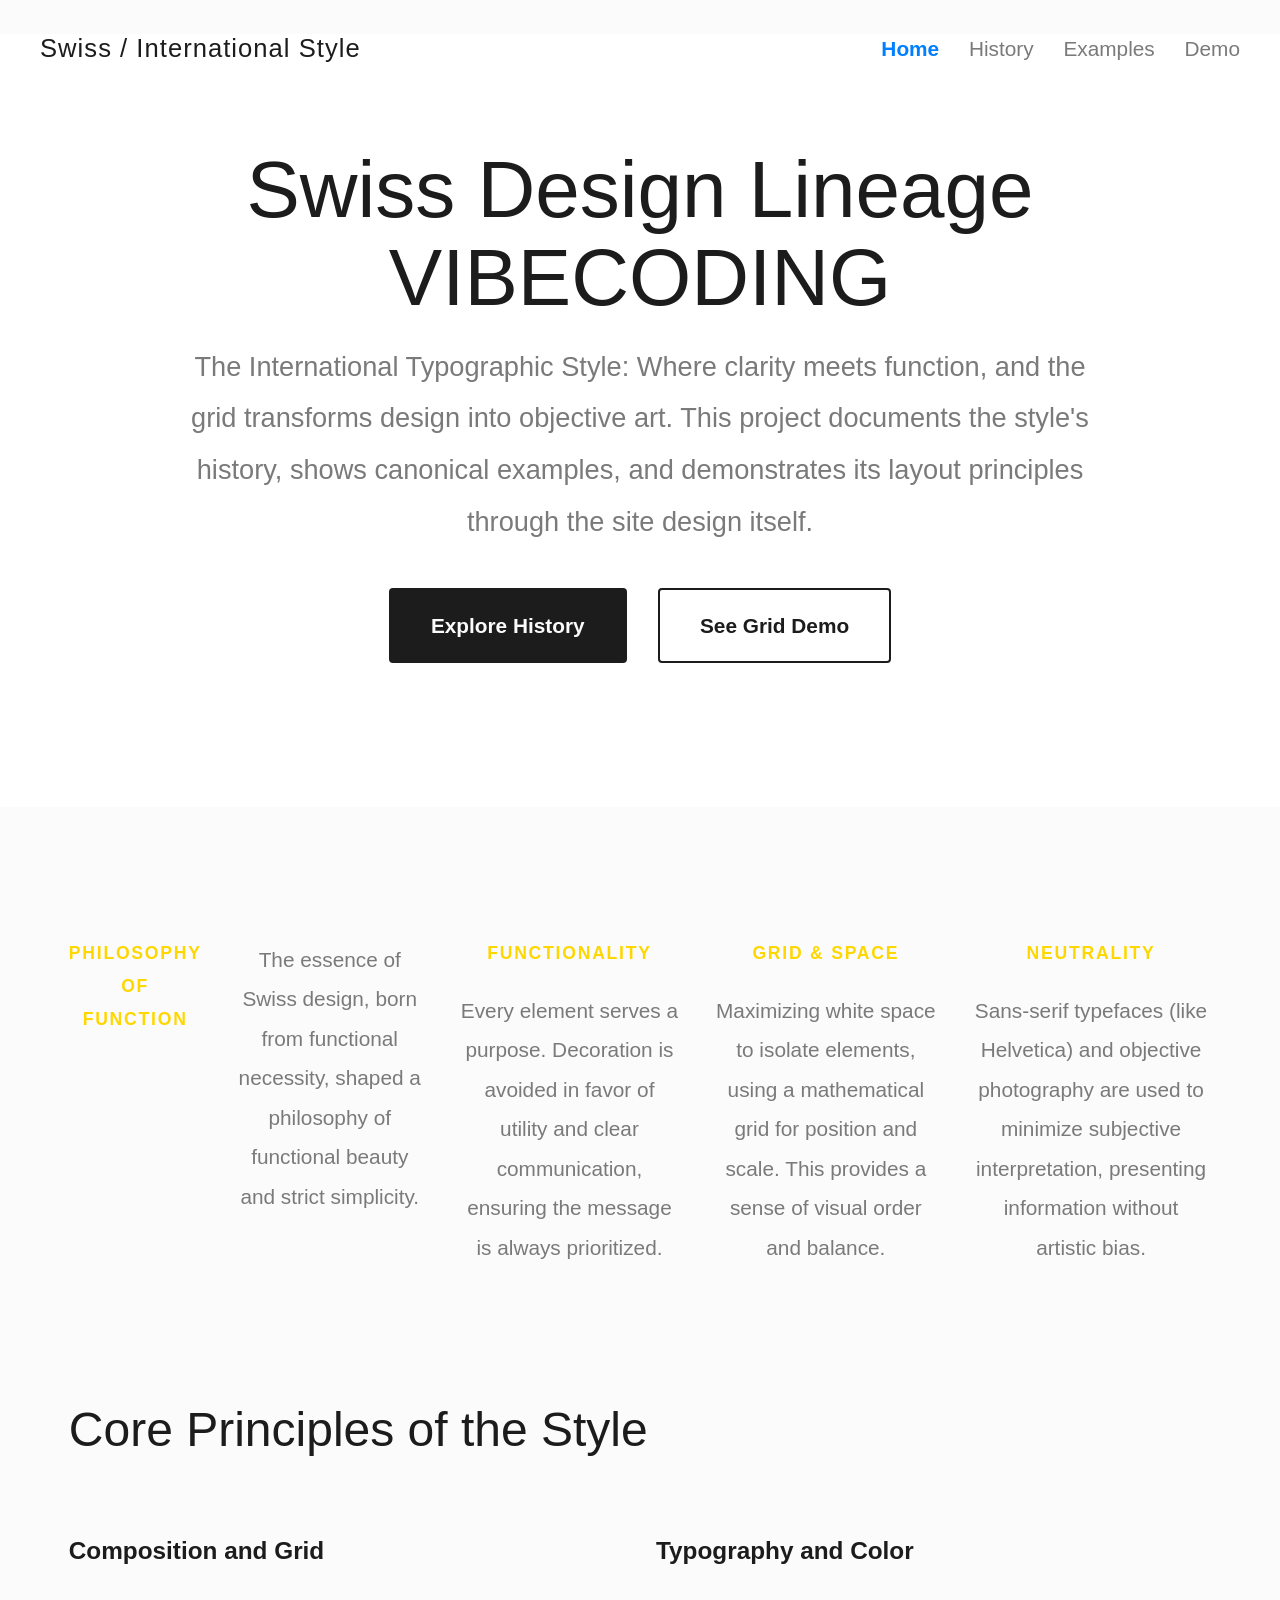
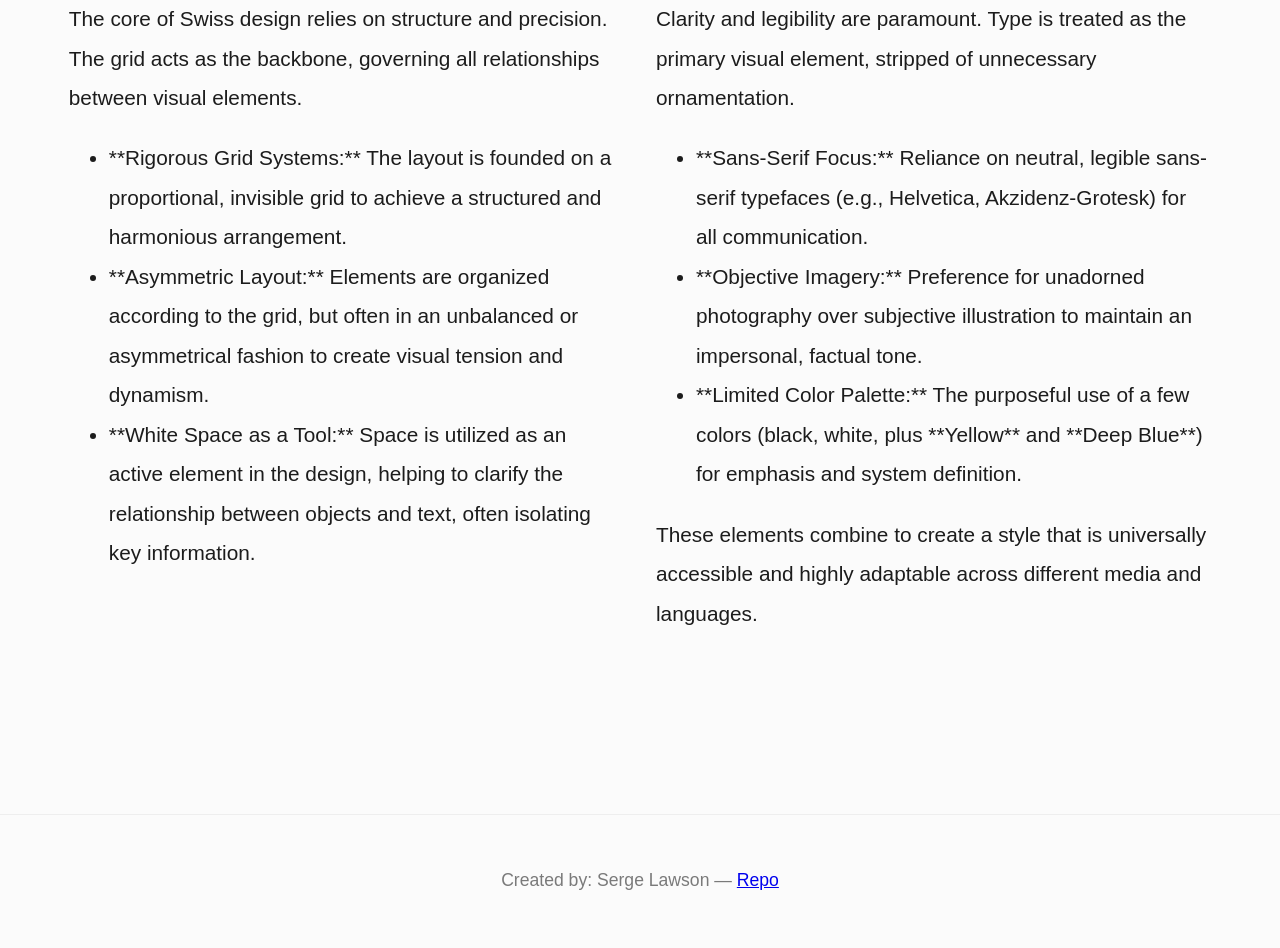
<file: index.html>
<!doctype html>
<html lang="en">
<head>
  <meta charset="utf-8" />
  <meta name="viewport" content="width=device-width,initial-scale=1" />
  <title>Swiss / International Style — Design Project</title>
  <link rel="stylesheet" href="css/style.css" />
</head>
<body>
  <header class="site-header" role="banner">
    <div class="header-inner">
      <h1 class="title">Swiss / International Style</h1>
      
      <button class="menu-toggle" aria-expanded="false" aria-controls="main-nav-menu">
          <span></span>
          <span></span>
          <span></span>
      </button>
      
      <nav aria-label="Main navigation" class="main-nav" id="main-nav-menu">
        <a href="index.html" class="active">Home</a>
        <a href="history.html">History</a>
        <a href="examples.html">Examples</a>
        <a href="demo.html">Demo</a>
      </nav>
    </div>
  </header>

  <main id="main">
    
    <section class="lead-center" aria-labelledby="lead-title">
      <h2 id="lead-title">Swiss Design Lineage VIBECODING</h2>
      <p>The International Typographic Style: Where clarity meets function, and the grid transforms design into objective art. This project documents the style's history, shows canonical examples, and demonstrates its layout principles through the site design itself.</p>

      <div class="cta">
        <a class="btn" href="history.html">Explore History</a>
        <a class="btn outline" href="demo.html">See Grid Demo</a>
      </div>
    </section>

    <div class="container">
      <section class="grid-features" aria-labelledby="features-title">
        <h3 id="features-title">PHILOSOPHY OF FUNCTION</h3>
        <p>The essence of Swiss design, born from functional necessity, shaped a philosophy of functional beauty and strict simplicity.</p>
        
        <div>
            <h3>Functionality</h3>
            <p>Every element serves a purpose. Decoration is avoided in favor of utility and clear communication, ensuring the message is always prioritized.</p>
        </div>
        
        <div>
            <h3>Grid & Space</h3>
            <p>Maximizing white space to isolate elements, using a mathematical grid for position and scale. This provides a sense of visual order and balance.</p>
        </div>
        
        <div>
            <h3>Neutrality</h3>
            <p>Sans-serif typefaces (like Helvetica) and objective photography are used to minimize subjective interpretation, presenting information without artistic bias.</p>
        </div>
      </section>

      <section style="margin-top: 6rem; padding-bottom: 2rem;">
        <h2>Core Principles of the Style</h2>
        <div style="display: grid; grid-template-columns: repeat(2, 1fr); gap: 2rem;">
            <div>
                <h3>Composition and Grid</h3>
                <p>The core of Swiss design relies on structure and precision. The grid acts as the backbone, governing all relationships between visual elements.</p>
                <ul>
                    <li>**Rigorous Grid Systems:** The layout is founded on a proportional, invisible grid to achieve a structured and harmonious arrangement.</li>
                    <li>**Asymmetric Layout:** Elements are organized according to the grid, but often in an unbalanced or asymmetrical fashion to create visual tension and dynamism.</li>
                    <li>**White Space as a Tool:** Space is utilized as an active element in the design, helping to clarify the relationship between objects and text, often isolating key information.</li>
                </ul>
            </div>
            <div>
                <h3>Typography and Color</h3>
                <p>Clarity and legibility are paramount. Type is treated as the primary visual element, stripped of unnecessary ornamentation.</p>
                <ul>
                    <li>**Sans-Serif Focus:** Reliance on neutral, legible sans-serif typefaces (e.g., Helvetica, Akzidenz-Grotesk) for all communication.</li>
                    <li>**Objective Imagery:** Preference for unadorned photography over subjective illustration to maintain an impersonal, factual tone.</li>
                    <li>**Limited Color Palette:** The purposeful use of a few colors (black, white, plus **Yellow** and **Deep Blue**) for emphasis and system definition.</li>
                </ul>
                <p>These elements combine to create a style that is universally accessible and highly adaptable across different media and languages.</p>
            </div>
        </div>
      </section>
      
    </div>

  </main>

  <footer class="site-footer" role="contentinfo">
    <div class="footer-inner">
      <p>Created by: Serge Lawson — <a href="https://github.com/sl858/Swiss-design-vibecoding" target="_blank" rel="noopener">Repo</a></p>
    </div>
  </footer>
</body>
</html>
</file>
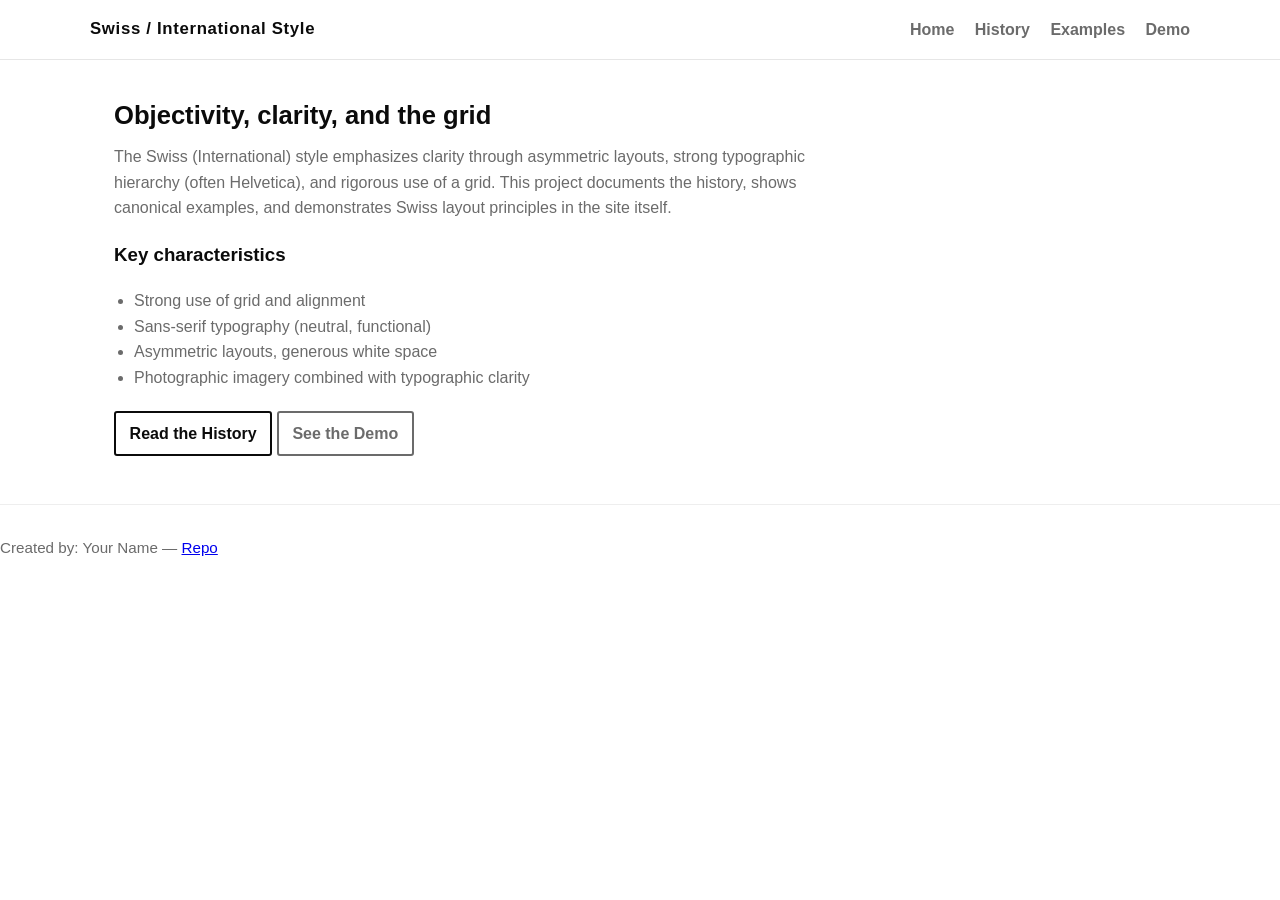
<file: swiss_design_lineage_vibecoding/index.html>
<!doctype html>
<html lang="en">
<head>
  <meta charset="utf-8" />
  <meta name="viewport" content="width=device-width,initial-scale=1" />
  <title>Swiss / International Style — Design Project</title>
  <link rel="stylesheet" href="css/style.css" />
</head>
<body>
  <header class="site-header" role="banner">
    <div class="header-inner">
      <h1 class="title">Swiss / International Style</h1>
      <nav aria-label="Main navigation" class="main-nav">
        <a href="index.html">Home</a>
        <a href="history.html">History</a>
        <a href="examples.html">Examples</a>
        <a href="demo.html">Demo</a>
      </nav>
    </div>
  </header>

  <main class="container" id="main">
    <section class="lead" aria-labelledby="lead-title">
      <h2 id="lead-title">Objectivity, clarity, and the grid</h2>
      <p>The Swiss (International) style emphasizes clarity through asymmetric layouts, strong typographic hierarchy (often Helvetica), and rigorous use of a grid. This project documents the history, shows canonical examples, and demonstrates Swiss layout principles in the site itself.</p>
    </section>

    <section class="grid-features" aria-labelledby="features-title">
      <h3 id="features-title">Key characteristics</h3>
      <ul>
        <li>Strong use of grid and alignment</li>
        <li>Sans-serif typography (neutral, functional)</li>
        <li>Asymmetric layouts, generous white space</li>
        <li>Photographic imagery combined with typographic clarity</li>
      </ul>
    </section>

    <section class="cta">
      <a class="btn" href="history.html">Read the History</a>
      <a class="btn outline" href="demo.html">See the Demo</a>
    </section>
  </main>

  <footer class="site-footer" role="contentinfo">
    <div class="footer-inner">
      <p>Created by: Your Name — <a href="https://github.com/YOUR_USERNAME/swiss_design_lineage_vibecoding" target="_blank" rel="noopener">Repo</a></p>
    </div>
  </footer>
</body>
</html>
</file>
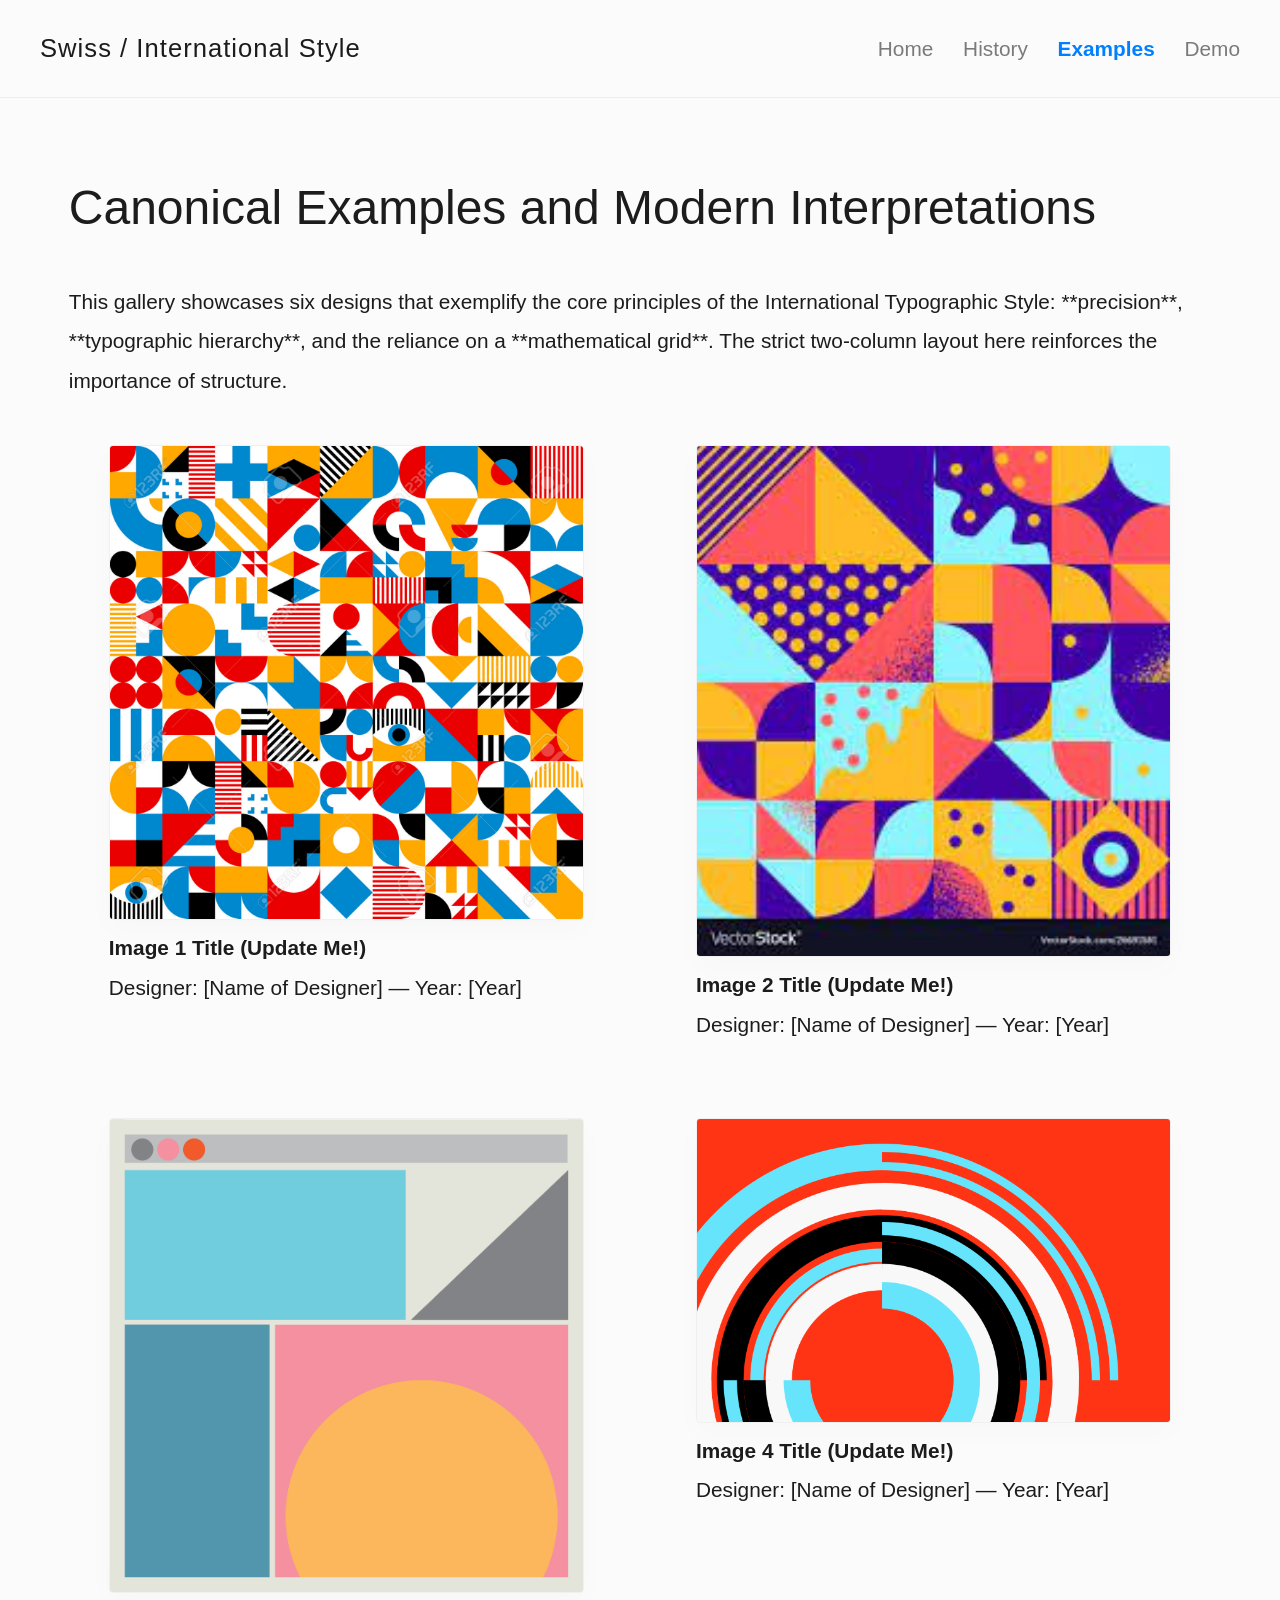
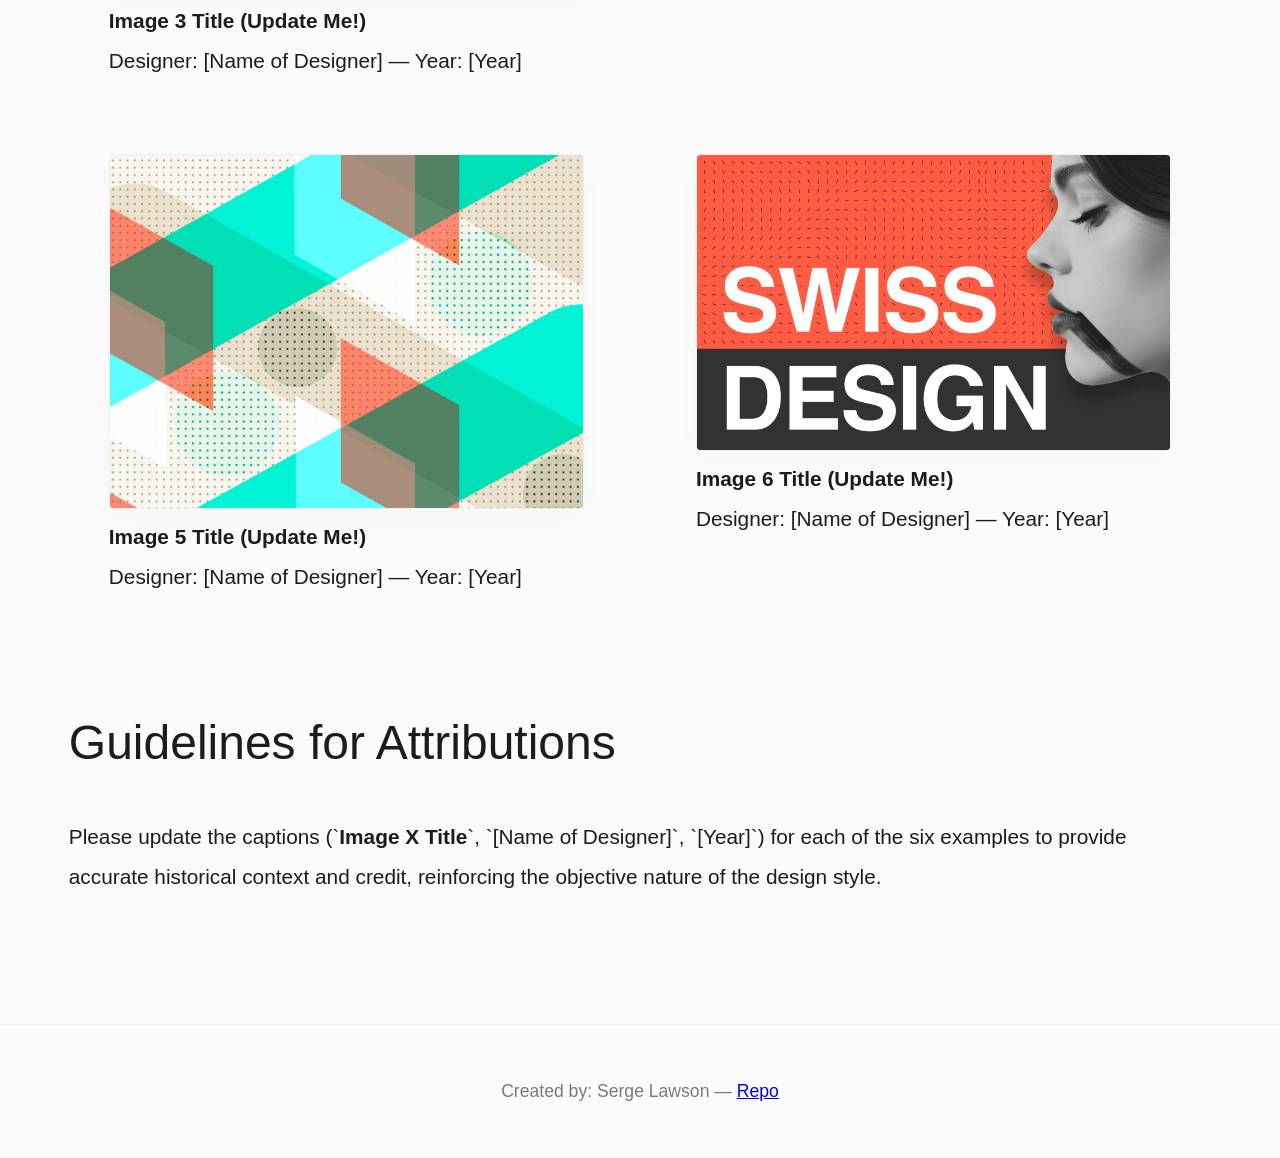
<file: examples.html>
<!doctype html>
<html lang="en">
<head>
  <meta charset="utf-8" />
  <meta name="viewport" content="width=device-width,initial-scale=1" />
  <title>Swiss Style — Examples</title>
  <link rel="stylesheet" href="css/style.css" />
</head>
<body>
  <header class="site-header" role="banner">
    <div class="header-inner">
      <h1 class="title">Swiss / International Style</h1>
      
      <button class="menu-toggle" aria-expanded="false" aria-controls="main-nav-menu">
          <span></span>
          <span></span>
          <span></span>
      </button>
      
      <nav aria-label="Main navigation" class="main-nav" id="main-nav-menu">
        <a href="index.html">Home</a>
        <a href="history.html">History</a>
        <a href="examples.html" class="active">Examples</a>
        <a href="demo.html">Demo</a>
      </nav>
    </div>
  </header>

  <main class="container">
    <section>
      <h2>Canonical Examples and Modern Interpretations</h2>
      <p>This gallery showcases six designs that exemplify the core principles of the International Typographic Style: **precision**, **typographic hierarchy**, and the reliance on a **mathematical grid**. The strict two-column layout here reinforces the importance of structure.</p>

      <div class="swiss-gallery">
        
        <figure class="swiss-figure">
          <img src="images/image1.jpg" alt="A canonical example of Swiss design poster" class="photo" />
          <figcaption>
            <strong>Image 1 Title (Update Me!)</strong><br/>
            Designer: [Name of Designer] — Year: [Year]
          </figcaption>
        </figure>

        <figure class="swiss-figure">
          <img src="images/image2.jpg" alt="A strict grid-based editorial layout" class="photo" />
          <figcaption>
            <strong>Image 2 Title (Update Me!)</strong><br/>
            Designer: [Name of Designer] — Year: [Year]
          </figcaption>
        </figure>

        <figure class="swiss-figure">
          <img src="images/image3.jpg" alt="Example using strong, legible sans-serif typography" class="photo" />
          <figcaption>
            <strong>Image 3 Title (Update Me!)</strong><br/>
            Designer: [Name of Designer] — Year: [Year]
          </figcaption>
        </figure>

        <figure class="swiss-figure">
          <img src="images/image4.png" alt="Minimalist design with focus on white space" class="photo" />
          <figcaption>
            <strong>Image 4 Title (Update Me!)</strong><br/>
            Designer: [Name of Designer] — Year: [Year]
          </figcaption>
        </figure>
        
        <figure class="swiss-figure">
          <img src="images/image5.jpeg" alt="Asymmetric layout showcasing design dynamics" class="photo" />
          <figcaption>
            <strong>Image 5 Title (Update Me!)</strong><br/>
            Designer: [Name of Designer] — Year: [Year]
          </figcaption>
        </figure>
        
        <figure class="swiss-figure">
          <img src="images/image6.jpg" alt="A high-contrast photo and type composition" class="photo" />
          <figcaption>
            <strong>Image 6 Title (Update Me!)</strong><br/>
            Designer: [Name of Designer] — Year: [Year]
          </figcaption>
        </figure>
        
      </div>
      
      <div style="margin-top: 5rem;">
          <h2>Guidelines for Attributions</h2>
          <p>Please update the captions (`<strong>Image X Title</strong>`, `[Name of Designer]`, `[Year]`) for each of the six examples to provide accurate historical context and credit, reinforcing the objective nature of the design style.</p>
      </div>

    </section>
  </main>

  <footer class="site-footer" role="contentinfo">
    <div class="footer-inner">
      <p>Created by: Serge Lawson — <a href="https://github.com/sl858/Swiss-design-vibecoding" target="_blank" rel="noopener">Repo</a></p>
    </div>
  </footer>
</body>
</html>
</file>
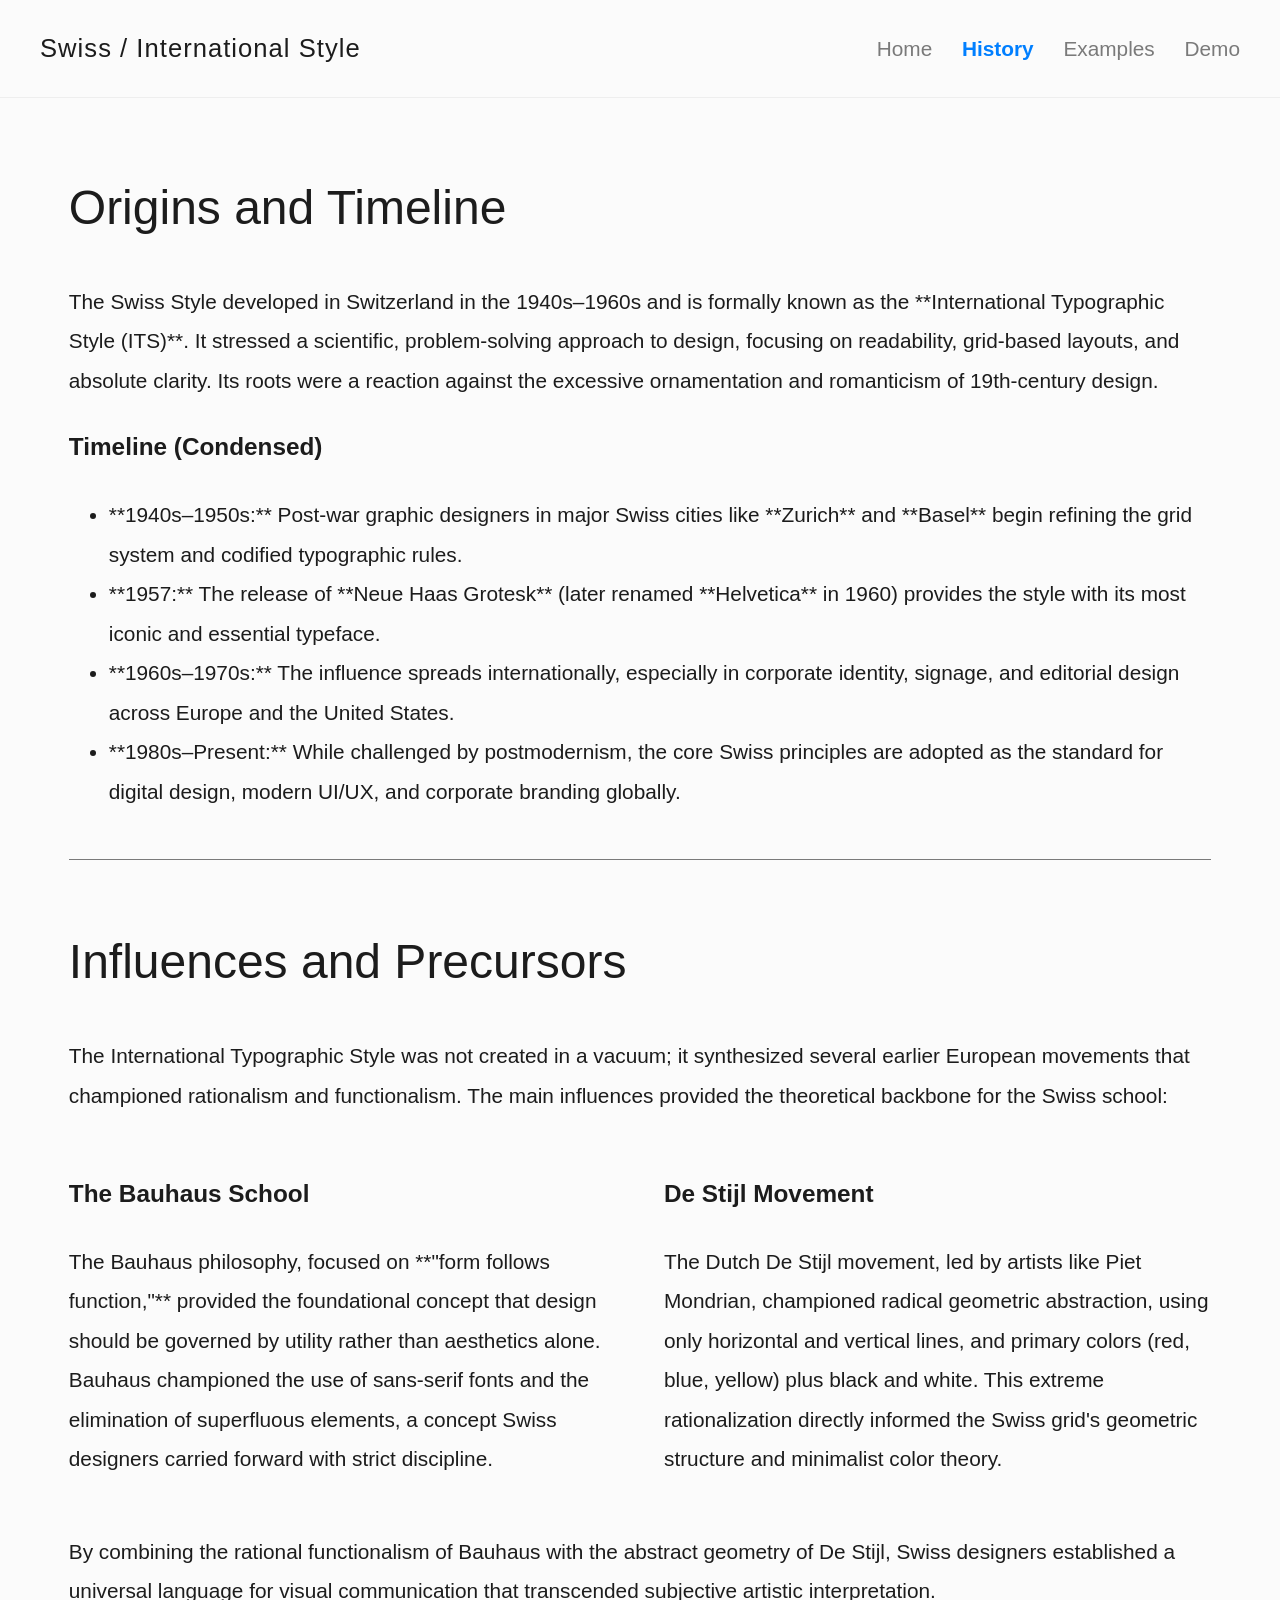
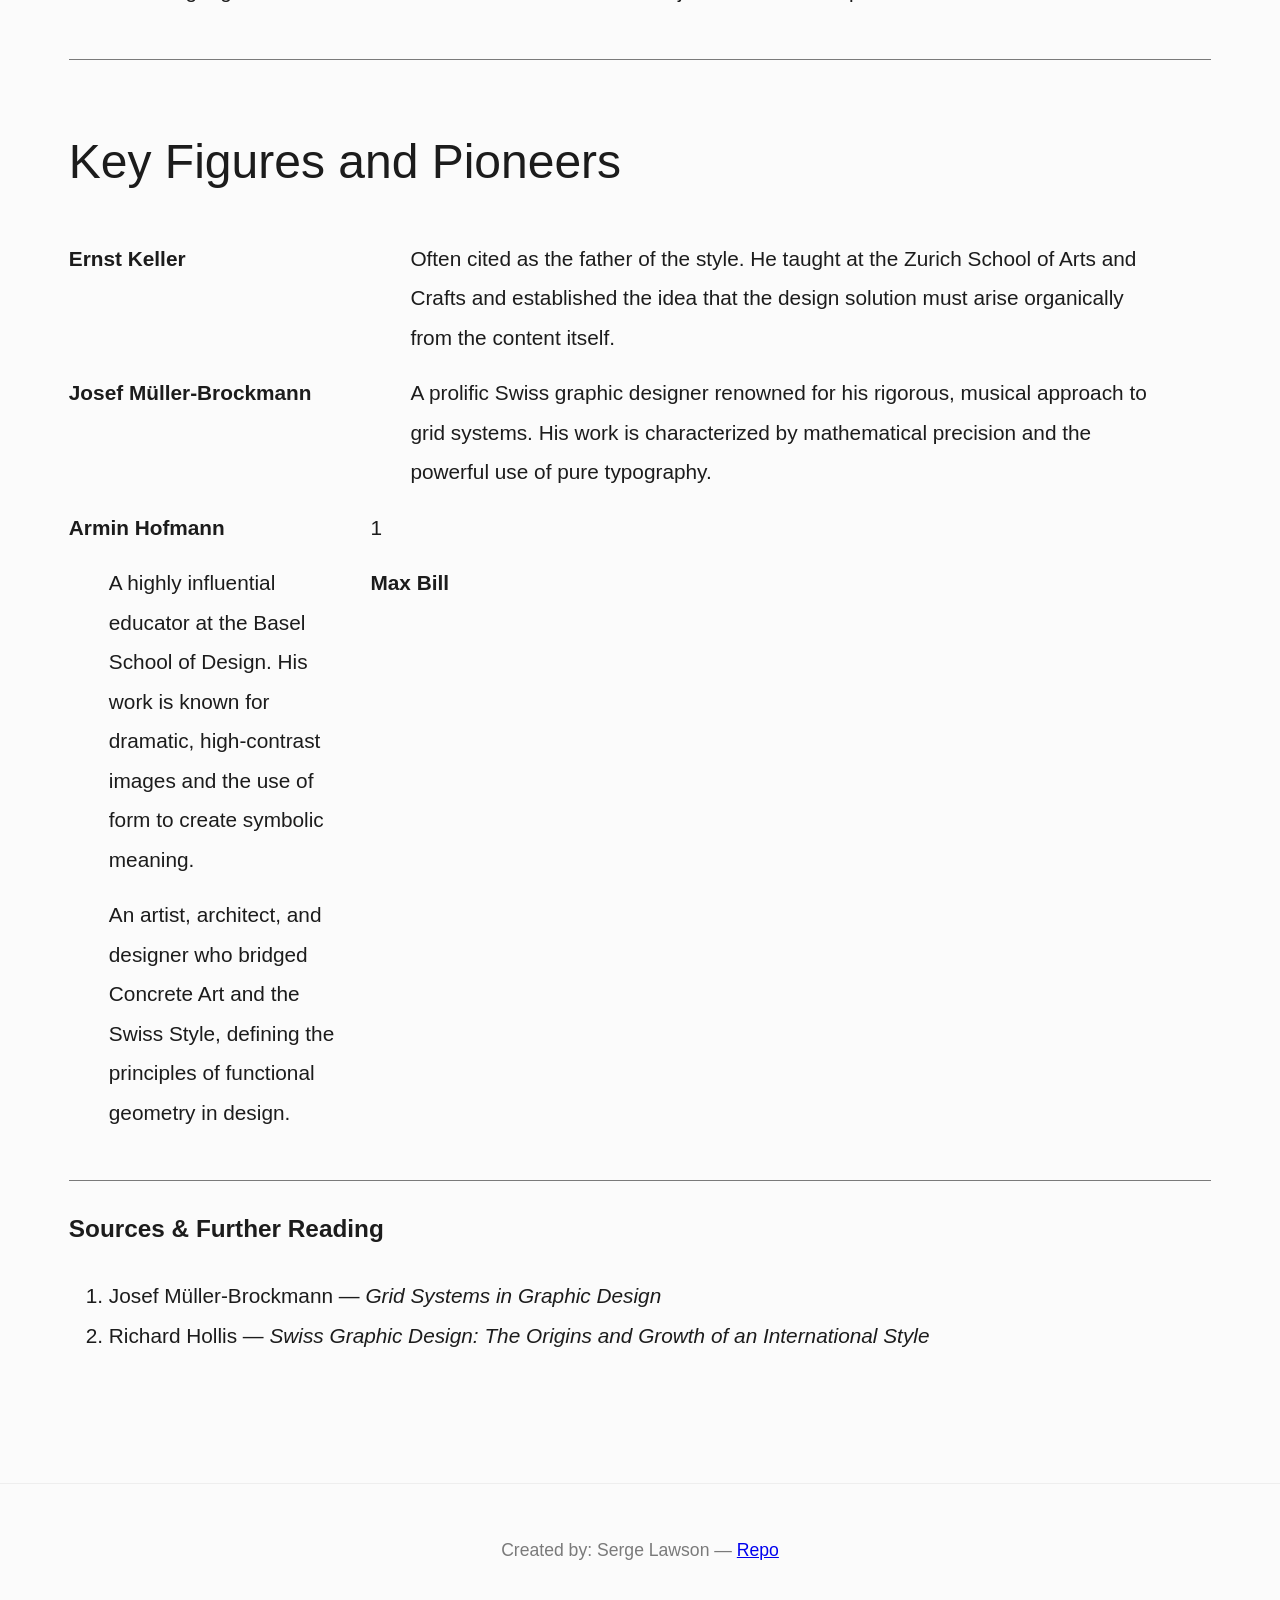
<file: history.html>
<!doctype html>
<html lang="en">
<head>
  <meta charset="utf-8" />
  <meta name="viewport" content="width=device-width,initial-scale=1" />
  <title>Swiss Style — History</title>
  <link rel="stylesheet" href="css/style.css" />
</head>
<body>
  <header class="site-header" role="banner">
    <div class="header-inner">
      <h1 class="title">Swiss / International Style</h1>
      
      <button class="menu-toggle" aria-expanded="false" aria-controls="main-nav-menu">
          <span></span>
          <span></span>
          <span></span>
      </button>
      
      <nav aria-label="Main navigation" class="main-nav" id="main-nav-menu">
        <a href="index.html">Home</a>
        <a href="history.html" class="active">History</a>
        <a href="examples.html">Examples</a>
        <a href="demo.html">Demo</a>
      </nav>
    </div>
  </header>

  <main class="container">
    <article>
      <h2>Origins and Timeline</h2>
      <p>The Swiss Style developed in Switzerland in the 1940s–1960s and is formally known as the **International Typographic Style (ITS)**. It stressed a scientific, problem-solving approach to design, focusing on readability, grid-based layouts, and absolute clarity. Its roots were a reaction against the excessive ornamentation and romanticism of 19th-century design.</p>

      <h3>Timeline (Condensed)</h3>
      <ul style="margin-bottom: 3rem;">
        <li>**1940s–1950s:** Post-war graphic designers in major Swiss cities like **Zurich** and **Basel** begin refining the grid system and codified typographic rules.</li>
        <li>**1957:** The release of **Neue Haas Grotesk** (later renamed **Helvetica** in 1960) provides the style with its most iconic and essential typeface.</li>
        <li>**1960s–1970s:** The influence spreads internationally, especially in corporate identity, signage, and editorial design across Europe and the United States.</li>
        <li>**1980s–Present:** While challenged by postmodernism, the core Swiss principles are adopted as the standard for digital design, modern UI/UX, and corporate branding globally.</li>
      </ul>

      <hr style="border: none; border-top: 1px solid var(--muted);">

      <h2>Influences and Precursors</h2>
      <p>The International Typographic Style was not created in a vacuum; it synthesized several earlier European movements that championed rationalism and functionalism. The main influences provided the theoretical backbone for the Swiss school:</p>
      
      <div style="display: grid; grid-template-columns: 1fr 1fr; gap: 3rem; margin-top: 2rem;">
          <div>
              <h3>The Bauhaus School</h3>
              <p>The Bauhaus philosophy, focused on **"form follows function,"** provided the foundational concept that design should be governed by utility rather than aesthetics alone. Bauhaus championed the use of sans-serif fonts and the elimination of superfluous elements, a concept Swiss designers carried forward with strict discipline.</p>
          </div>
          <div>
              <h3>De Stijl Movement</h3>
              <p>The Dutch De Stijl movement, led by artists like Piet Mondrian, championed radical geometric abstraction, using only horizontal and vertical lines, and primary colors (red, blue, yellow) plus black and white. This extreme rationalization directly informed the Swiss grid's geometric structure and minimalist color theory.</p>
          </div>
      </div>
      <p style="margin-top: 2rem;">By combining the rational functionalism of Bauhaus with the abstract geometry of De Stijl, Swiss designers established a universal language for visual communication that transcended subjective artistic interpretation.</p>

      <hr style="border: none; border-top: 1px solid var(--muted); margin-top: 3rem;">

      <h2>Key Figures and Pioneers</h2>
      <dl style="margin-top: 2rem; display: grid; grid-template-columns: 25% 70%; gap: 1rem;">
        <dt><strong>Ernst Keller</strong></dt>
        <dd>Often cited as the father of the style. He taught at the Zurich School of Arts and Crafts and established the idea that the design solution must arise organically from the content itself.</dd>

        <dt><strong>Josef Müller-Brockmann</strong></dt>
        <dd>A prolific Swiss graphic designer renowned for his rigorous, musical approach to grid systems. His work is characterized by mathematical precision and the powerful use of pure typography.</dd>

        <dt><strong>Armin Hofmann</strong></dt>1
        <dd>A highly influential educator at the Basel School of Design. His work is known for dramatic, high-contrast images and the use of form to create symbolic meaning.</dd>

        <dt><strong>Max Bill</strong></dt>
        <dd>An artist, architect, and designer who bridged Concrete Art and the Swiss Style, defining the principles of functional geometry in design.</dd>
      </dl>

      <hr style="border: none; border-top: 1px solid var(--muted); margin-top: 3rem;">
      
      <h3>Sources & Further Reading</h3>
      <ol>
        <li>Josef Müller-Brockmann — <em>Grid Systems in Graphic Design</em></li>
        <li>Richard Hollis — <em>Swiss Graphic Design: The Origins and Growth of an International Style</em></li>
      </ol>
      
    </article>
  </main>

  <footer class="site-footer" role="contentinfo">
    <div class="footer-inner">
      <p>Created by: Serge Lawson — <a href="https://github.com/sl858/Swiss-design-vibecoding" target="_blank" rel="noopener">Repo</a></p>
    </div>
  </footer>
</body>
</html>
</file>
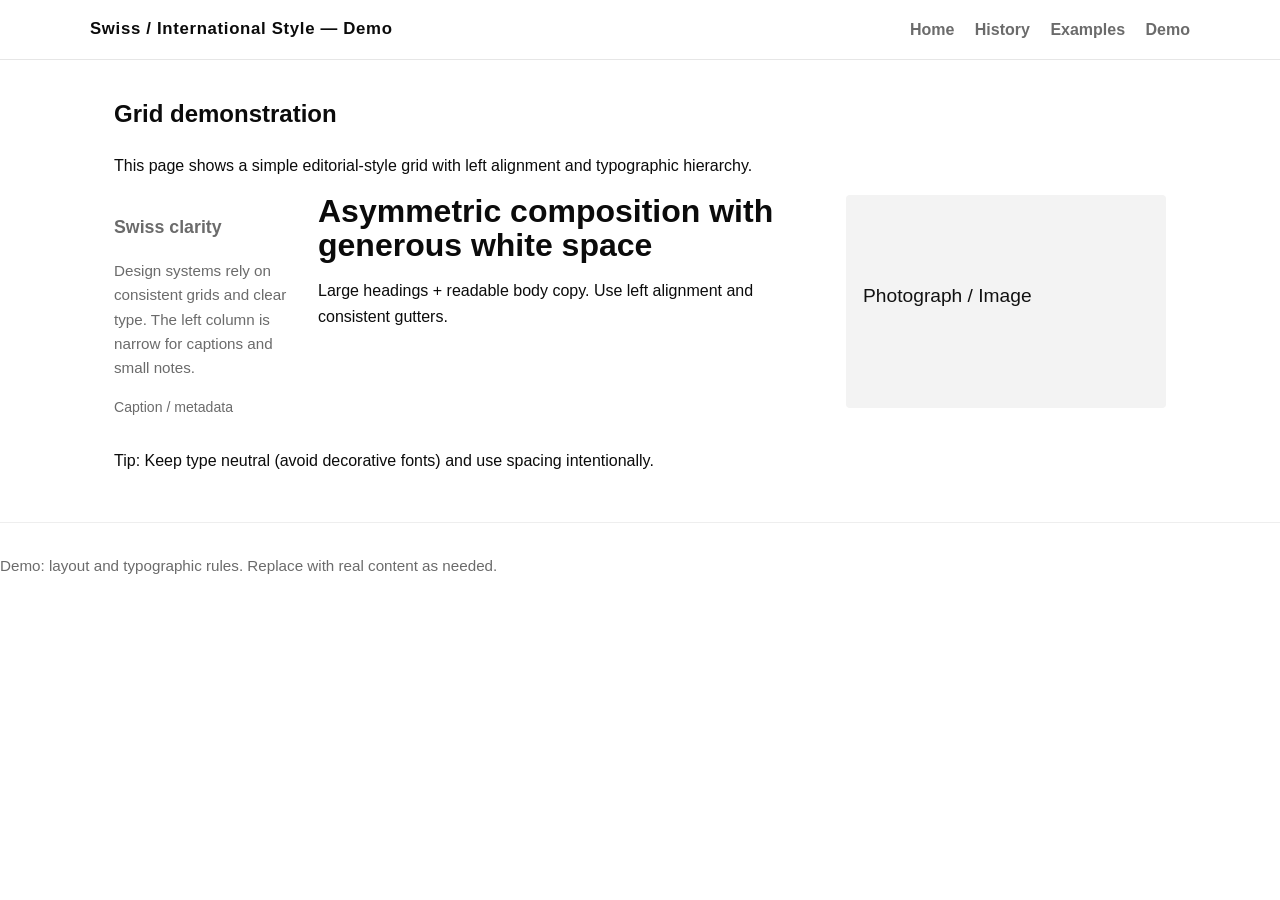
<file: swiss_design_lineage_vibecoding/demo.html>
<!doctype html>
<html lang="en">
<head>
  <meta charset="utf-8" />
  <meta name="viewport" content="width=device-width,initial-scale=1" />
  <title>Swiss Style — Demo</title>
  <link rel="stylesheet" href="css/style.css" />
</head>
<body>
  <header class="site-header">
    <div class="header-inner">
      <h1 class="title">Swiss / International Style — Demo</h1>
      <nav aria-label="Main navigation" class="main-nav">
        <a href="index.html">Home</a>
        <a href="history.html">History</a>
        <a href="examples.html">Examples</a>
        <a href="demo.html">Demo</a>
      </nav>
    </div>
  </header>

  <main class="container">
    <section>
      <h2>Grid demonstration</h2>
      <p>This page shows a simple editorial-style grid with left alignment and typographic hierarchy.</p>

      <div class="editorial-grid" role="region" aria-label="Grid demo">
        <div class="col-left">
          <h3>Swiss clarity</h3>
          <p>Design systems rely on consistent grids and clear type. The left column is narrow for captions and small notes.</p>
          <p class="small">Caption / metadata</p>
        </div>
        <div class="col-main">
          <h1 class="big-heading">Asymmetric composition with generous white space</h1>
          <p>Large headings + readable body copy. Use left alignment and consistent gutters.</p>
        </div>
        <div class="col-image">
          <svg viewBox="0 0 300 200" class="img-sample" role="img" aria-label="Sample image">
            <rect width="300" height="200" fill="#f3f3f3"/>
            <text x="16" y="100" font-family="Arial" font-size="18" fill="#111">Photograph / Image</text>
          </svg>
        </div>
      </div>

      <p class="note">Tip: Keep type neutral (avoid decorative fonts) and use spacing intentionally.</p>
    </section>
  </main>

  <footer class="site-footer">
    <p>Demo: layout and typographic rules. Replace with real content as needed.</p>
  </footer>
</body>
</html>
</file>
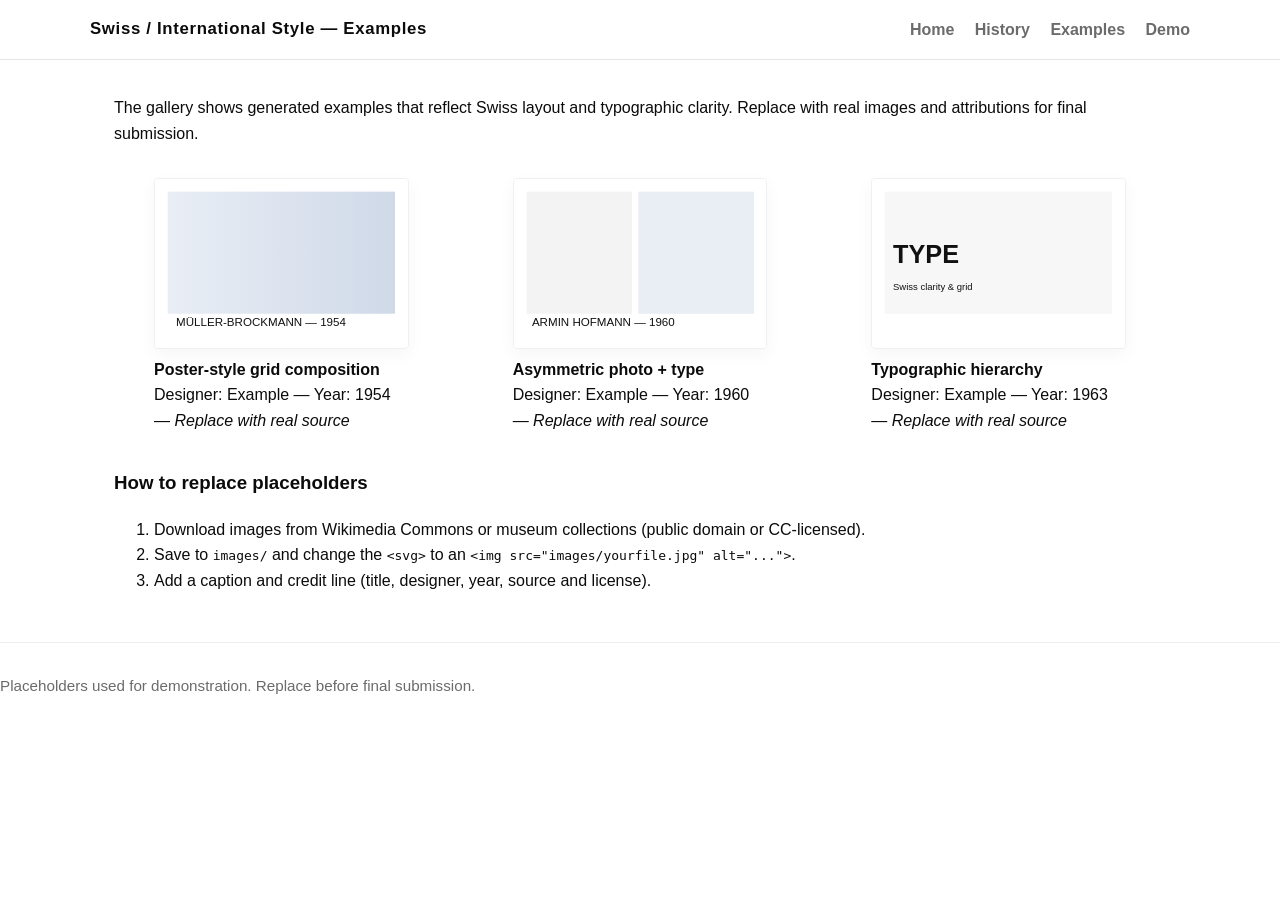
<file: swiss_design_lineage_vibecoding/examples.html>
<!doctype html>
<html lang="en">
<head>
  <meta charset="utf-8" />
  <meta name="viewport" content="width=device-width,initial-scale=1" />
  <title>Swiss Style — Examples</title>
  <link rel="stylesheet" href="css/style.css" />
</head>
<body>
  <header class="site-header">
    <div class="header-inner">
      <h1 class="title">Swiss / International Style — Examples</h1>
      <nav aria-label="Main navigation" class="main-nav">
        <a href="index.html">Home</a>
        <a href="history.html">History</a>
        <a href="examples.html">Examples</a>
        <a href="demo.html">Demo</a>
      </nav>
    </div>
  </header>

  <main class="container">
    <section>
      <p>The gallery shows generated examples that reflect Swiss layout and typographic clarity. Replace with real images and attributions for final submission.</p>

      <div class="swiss-gallery">
        <figure class="swiss-figure">
          <svg viewBox="0 0 480 320" class="photo" role="img" aria-label="Example photo 1">
            <defs><linearGradient id="g1" x1="0" x2="1"><stop offset="0" stop-color="#e9eef5"/><stop offset="1" stop-color="#cfd9e8"/></linearGradient></defs>
            <rect width="480" height="320" fill="#fff"/>
            <rect x="24" y="24" width="432" height="232" fill="url(#g1)"/>
            <text x="40" y="280" font-family="Arial" font-size="22" fill="#111">MÜLLER-BROCKMANN — 1954</text>
          </svg>
          <figcaption><strong>Poster-style grid composition</strong><br/>Designer: Example — Year: 1954 — <em>Replace with real source</em></figcaption>
        </figure>

        <figure class="swiss-figure">
          <svg viewBox="0 0 480 320" class="photo" role="img" aria-label="Example photo 2">
            <rect width="480" height="320" fill="#fff"/>
            <rect x="24" y="24" width="200" height="232" fill="#f3f3f3"/>
            <rect x="236" y="24" width="220" height="232" fill="#e9eef5"/>
            <text x="34" y="280" font-family="Arial" font-size="22" fill="#111">ARMIN HOFMANN — 1960</text>
          </svg>
          <figcaption><strong>Asymmetric photo + type</strong><br/>Designer: Example — Year: 1960 — <em>Replace with real source</em></figcaption>
        </figure>

        <figure class="swiss-figure">
          <svg viewBox="0 0 480 320" class="photo" role="img" aria-label="Example photo 3">
            <rect width="480" height="320" fill="#fff"/>
            <rect x="24" y="24" width="432" height="232" fill="#f7f7f7"/>
            <text x="40" y="160" font-family="Arial" font-size="48" fill="#111" font-weight="700">TYPE</text>
            <text x="40" y="210" font-family="Arial" font-size="18" fill="#111">Swiss clarity &amp; grid</text>
          </svg>
          <figcaption><strong>Typographic hierarchy</strong><br/>Designer: Example — Year: 1963 — <em>Replace with real source</em></figcaption>
        </figure>
      </div>

      <h3>How to replace placeholders</h3>
      <ol>
        <li>Download images from Wikimedia Commons or museum collections (public domain or CC-licensed).</li>
        <li>Save to <code>images/</code> and change the <code>&lt;svg&gt;</code> to an <code>&lt;img src=&quot;images/yourfile.jpg&quot; alt=&quot;...&quot;&gt;</code>.</li>
        <li>Add a caption and credit line (title, designer, year, source and license).</li>
      </ol>
    </section>
  </main>

  <footer class="site-footer">
    <p>Placeholders used for demonstration. Replace before final submission.</p>
  </footer>
</body>
</html>
</file>
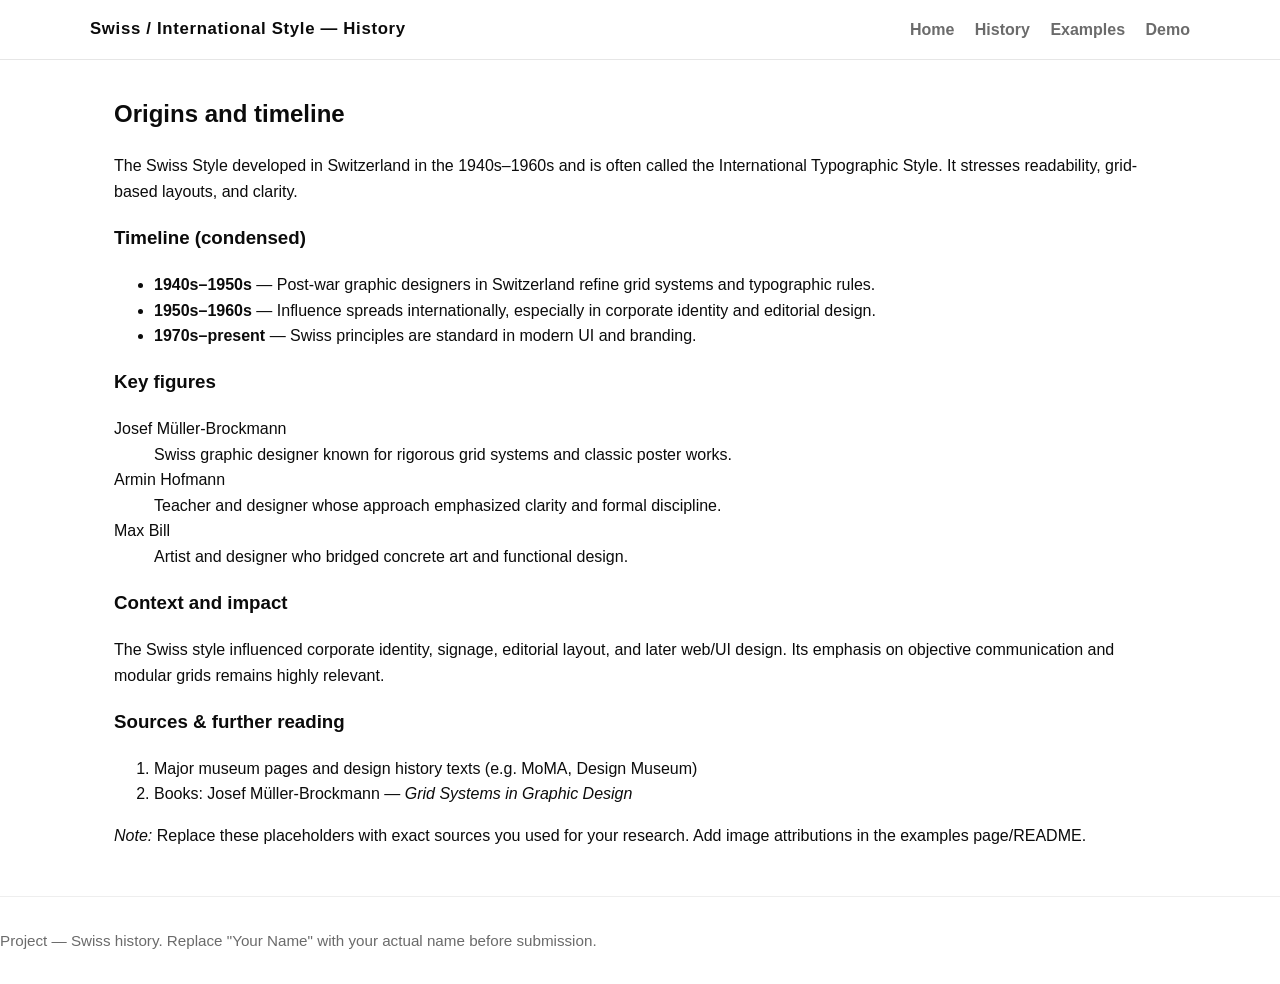
<file: swiss_design_lineage_vibecoding/history.html>
<!doctype html>
<html lang="en">
<head>
  <meta charset="utf-8" />
  <meta name="viewport" content="width=device-width,initial-scale=1" />
  <title>Swiss Style — History</title>
  <link rel="stylesheet" href="css/style.css" />
</head>
<body>
  <header class="site-header">
    <div class="header-inner">
      <h1 class="title">Swiss / International Style — History</h1>
      <nav aria-label="Main navigation" class="main-nav">
        <a href="index.html">Home</a>
        <a href="history.html">History</a>
        <a href="examples.html">Examples</a>
        <a href="demo.html">Demo</a>
      </nav>
    </div>
  </header>

  <main class="container">
    <article>
      <h2>Origins and timeline</h2>
      <p>The Swiss Style developed in Switzerland in the 1940s–1960s and is often called the International Typographic Style. It stresses readability, grid-based layouts, and clarity.</p>

      <h3>Timeline (condensed)</h3>
      <ul>
        <li><strong>1940s–1950s</strong> — Post-war graphic designers in Switzerland refine grid systems and typographic rules.</li>
        <li><strong>1950s–1960s</strong> — Influence spreads internationally, especially in corporate identity and editorial design.</li>
        <li><strong>1970s–present</strong> — Swiss principles are standard in modern UI and branding.</li>
      </ul>

      <h3>Key figures</h3>
      <dl>
        <dt>Josef Müller-Brockmann</dt>
        <dd>Swiss graphic designer known for rigorous grid systems and classic poster works.</dd>

        <dt>Armin Hofmann</dt>
        <dd>Teacher and designer whose approach emphasized clarity and formal discipline.</dd>

        <dt>Max Bill</dt>
        <dd>Artist and designer who bridged concrete art and functional design.</dd>
      </dl>

      <h3>Context and impact</h3>
      <p>The Swiss style influenced corporate identity, signage, editorial layout, and later web/UI design. Its emphasis on objective communication and modular grids remains highly relevant.</p>

      <h3>Sources & further reading</h3>
      <ol>
        <li>Major museum pages and design history texts (e.g. MoMA, Design Museum)</li>
        <li>Books: Josef Müller-Brockmann — <em>Grid Systems in Graphic Design</em></li>
      </ol>
      <p><em>Note:</em> Replace these placeholders with exact sources you used for your research. Add image attributions in the examples page/README.</p>
    </article>
  </main>

  <footer class="site-footer">
    <p>Project — Swiss history. Replace "Your Name" with your actual name before submission.</p>
  </footer>
</body>
</html>
</file>
<file: css/style.css>
/* Swiss / International Style CSS - Final Version */
:root{
  --bg:#fbfbfb; /* Slightly off-white background for softness */
  --text:#1c1c1c; /* Softer black text */
  --muted:#7a7a7a;
  --accent1:#FFD700; /* Primary Vibrant Yellow Accent */
  --accent2:#007FFF; /* Secondary Functional Blue Accent */
  --pad:1.5rem;
  --maxwidth:1200px;
  --sans: "Helvetica Neue", Arial, sans-serif;
  --gutter:32px; 
}
*{box-sizing:border-box}
html,body{height:100%}
body{
  margin:0;
  /* INCREASED BASE FONT SIZE AND LINE HEIGHT for distance reading */
  font-size: 1.3rem; /* Even bigger text */
  line-height: 1.9; /* More breathing room */
  font-family:var(--sans);
  color:var(--text);
  background:var(--bg);
}

/* HEADER & NAVIGATION */
.site-header{
  border-bottom:1px solid #eeeeee;
  padding:var(--pad);
}
/* Refactored header for mobile menu toggle */
.header-inner{
    max-width:var(--maxwidth); 
    margin:0 auto; 
    display:flex; 
    align-items:center; 
    justify-content:space-between;
}
.title{font-weight:400; margin:0; font-size:1.6rem; letter-spacing:0.04em;}
.main-nav a{margin-left:1.5rem; text-decoration:none; color:var(--muted); font-weight:400; transition: color 0.2s;}
.main-nav a:hover{color:var(--text);}
.main-nav a.active{color:var(--accent2); font-weight:600;} /* Use blue for active state */

/* MOBILE MENU TOGGLE (The Hamburger) */
.menu-toggle {
    display: none; /* Hidden by default on desktop */
    width: 30px;
    height: 30px;
    position: relative;
    cursor: pointer;
    z-index: 1000;
    border: none;
    background: transparent;
    padding: 0;
}
.menu-toggle span {
    display: block;
    width: 100%;
    height: 2px;
    background: var(--text);
    position: absolute;
    left: 0;
    transition: all 0.2s ease-in-out;
}
.menu-toggle span:nth-child(1) { top: 6px; }
.menu-toggle span:nth-child(2) { top: 14px; }
.menu-toggle span:nth-child(3) { top: 22px; }


/* MAIN CONTENT */
.container{max-width:var(--maxwidth); margin:4rem auto; padding:0 calc(var(--pad) * 1.2);}

/* LEAD SECTION */
.lead-center{
    text-align: center;
    padding: 7rem 0 9rem; 
    background-color: #ffffff; 
    margin-top: -4rem; 
}
/* EVEN LARGER HERO HEADING */
.lead-center h2{font-size:5rem; margin:0 0 1.2rem 0; font-weight:400; line-height:1.1;}
/* EVEN LARGER HERO TEXT */
.lead-center p{max-width:900px; margin:0 auto 2.5rem auto; color:var(--muted); font-size:1.7rem;}

/* FEATURE GRID */
.grid-features{
    display: flex;
    justify-content: space-around;
    gap: var(--gutter);
    text-align: center;
    margin-top: 3rem;
    padding-top: 3rem;
}
.grid-features div {
    max-width: 30%;
}
.grid-features h3{
    text-transform: uppercase;
    font-size: 1.1rem; 
    letter-spacing: 0.1em;
    color: var(--accent1); /* Yellow Accent */
    margin-bottom: 0.8rem;
}
.grid-features p{
    font-size: 1.3rem; 
    color: var(--muted);
}
.grid-features ul{display:none;}

/* General Section Headings */
h2{
  font-size: 3rem; 
  margin-top: 3.5rem;
  margin-bottom: 1.8rem;
  font-weight: 500;
}

/* BUTTONS */
.cta{margin-top:2.5rem; text-align:center;}
.btn{display:inline-block; background:var(--text); color:var(--bg); border:2px solid var(--text); padding:1rem 2.5rem; border-radius:4px; text-decoration:none; font-weight:600; margin:0 0.8rem; transition: background 0.2s, color 0.2s, border-color 0.2s;}
.btn.outline{background:transparent; color:var(--text); border-color:var(--text);}
.btn.outline:hover{background:var(--accent1); color:var(--text); border-color:var(--accent1);} /* Yellow hover on outline */
.btn:hover{background:var(--accent2); border-color:var(--accent2); color: var(--bg);} /* Blue hover on solid */


/* FOOTER */
.site-footer{border-top:1px solid #eeeeee; margin-top:8rem; padding:2rem 0; text-align:center; font-size:1.1rem; color:var(--muted); margin-bottom:0;}

/* GALLERY & DEMO */
.swiss-gallery{display:grid; grid-template-columns:repeat(2, 1fr); gap:32px; margin-top:1.5rem;} 
.swiss-figure{display:flex; flex-direction:column; gap:8px; align-items:flex-start;}
.photo{width:100%; height:auto; border:1px solid #f0f0f0; box-shadow:0 10px 30px rgba(0,0,0,0.02); border-radius:4px;}
/* LARGER CAPTIONS */
.figcaption{font-size:1.2rem; color:var(--muted); line-height:1.6;} 

/* Demo editorial grid */
.editorial-grid{display:grid; grid-template-columns:200px 1fr 320px; gap:var(--gutter); align-items:start; margin-top:2rem;} 
/* LARGER SIDE TEXT */
.col-left{color:var(--muted); font-size:1.3rem;}
/* LARGER GRID HEADING */
.col-main .big-heading{font-size:3.5rem; margin:0 0 1.8rem 0; font-weight:700; line-height:1.1;}
.col-image .img-sample{width:100%; height:auto; border-radius:4px;}
.demo-poster {
  width: 100%;
  max-width: 450px; 
  height: auto;
  display: block; 
  margin: 0 auto 1rem auto; 
  border: 1px solid #e0e0e0; 
  box-shadow: 0 4px 15px rgba(0,0,0,0.05);
}

/* responsive */
@media (max-width:900px){
  /* Show hamburger on mobile, hide desktop nav */
  .menu-toggle{display: block;}
  .main-nav{
      position: absolute;
      top: 60px; /* Below header */
      left: 0;
      width: 100%;
      background: var(--bg);
      border-top: 1px solid #eee;
      display: none; /* Hide by default. Requires JS/CSS toggle */
      flex-direction: column;
      align-items: flex-start;
      padding: 1rem var(--pad);
      box-shadow: 0 5px 15px rgba(0,0,0,0.05);
  }
  .main-nav a{
      margin: 0.5rem 0;
      font-size: 1.5rem;
  }
  
  .editorial-grid{grid-template-columns:1fr; gap:16px;}
  .header-inner{flex-direction:row; align-items:center; justify-content:space-between; gap:0;} 
  .lead-center{padding: 4rem 1rem 5rem;}
  .lead-center h2{font-size:3.5rem;}
  .lead-center p{font-size: 1.5rem;}
  .grid-features{flex-direction:column; gap:3rem; padding:1rem;}
  .grid-features div {max-width: 100%;}
  body{font-size: 1.1rem; line-height: 1.8;}
  h2{font-size: 2.5rem;}
  .col-main .big-heading{font-size: 2.8rem;}
  /* STACK GALLERY ITEMS ON SMALL SCREENS */
  .swiss-gallery{grid-template-columns:1fr; gap:24px; margin-top:1rem;}
}
</file>
<file: swiss_design_lineage_vibecoding/css/style.css>
/* Swiss / International Style CSS */
:root{
  --bg:#ffffff;
  --text:#0b0b0b;
  --muted:#6b6b6b;
  --accent:#ff5a5f;
  --pad:1.25rem;
  --maxwidth:1100px;
  --sans: "Helvetica Neue", Arial, sans-serif;
  --gutter:24px;
}
*{box-sizing:border-box}
html,body{height:100%}
body{
  margin:0;
  font-family:var(--sans);
  color:var(--text);
  background:var(--bg);
  line-height:1.6;
}
.site-header{
  border-bottom:1px solid #e6e6e6;
  padding:calc(var(--pad) * 0.8) calc(var(--pad) * 1.2);
}
.header-inner{max-width:var(--maxwidth); margin:0 auto; display:flex; align-items:center; justify-content:space-between;}
.title{font-weight:700; margin:0; font-size:1.05rem; letter-spacing:0.04em;}
.main-nav a{margin-left:1rem; text-decoration:none; color:var(--muted); font-weight:600;}
.container{max-width:var(--maxwidth); margin:2.2rem auto; padding:0 calc(var(--pad) * 1.2);}
.lead h2{font-size:1.6rem; margin:0 0 0.5rem 0;}
.lead p{max-width:720px; margin:0 0 1rem 0; color:var(--muted);}
.grid-features ul{padding-left:1.25rem; color:var(--muted);}
.cta{margin-top:1.25rem;}
.btn{display:inline-block; background:transparent; color:var(--text); border:2px solid var(--text); padding:.5rem .85rem; border-radius:3px; text-decoration:none; font-weight:700;}
.btn.outline{border-color:var(--muted); color:var(--muted);}
.site-footer{border-top:1px solid #eee; margin-top:3rem; padding:1rem 0; text-align:left; font-size:.95rem; color:var(--muted); margin-bottom:2rem;}
.swiss-gallery{display:grid; grid-template-columns:repeat(auto-fit, minmax(280px,1fr)); gap:24px; margin-top:1rem;}
.swiss-figure{display:flex; flex-direction:column; gap:8px; align-items:flex-start;}
.photo{width:100%; height:auto; border:1px solid #f0f0f0; box-shadow:0 6px 18px rgba(0,0,0,0.04); border-radius:4px;}
.figcaption{font-size:0.95rem; color:var(--muted);}

/* Demo editorial grid */
.editorial-grid{display:grid; grid-template-columns:180px 1fr 320px; gap:24px; align-items:start; margin-top:1rem;}
.col-left{color:var(--muted); font-size:.95rem;}
.col-main .big-heading{font-size:2rem; margin:0 0 1rem 0; font-weight:700; line-height:1.05;}
.col-image .img-sample{width:100%; height:auto; border-radius:4px;}

/* small text */
.small{font-size:.88rem; color:var(--muted);}

/* responsive */
@media (max-width:900px){
  .editorial-grid{grid-template-columns:1fr; gap:16px;}
  .header-inner{flex-direction:column; align-items:flex-start; gap:12px;}
}
</file>
